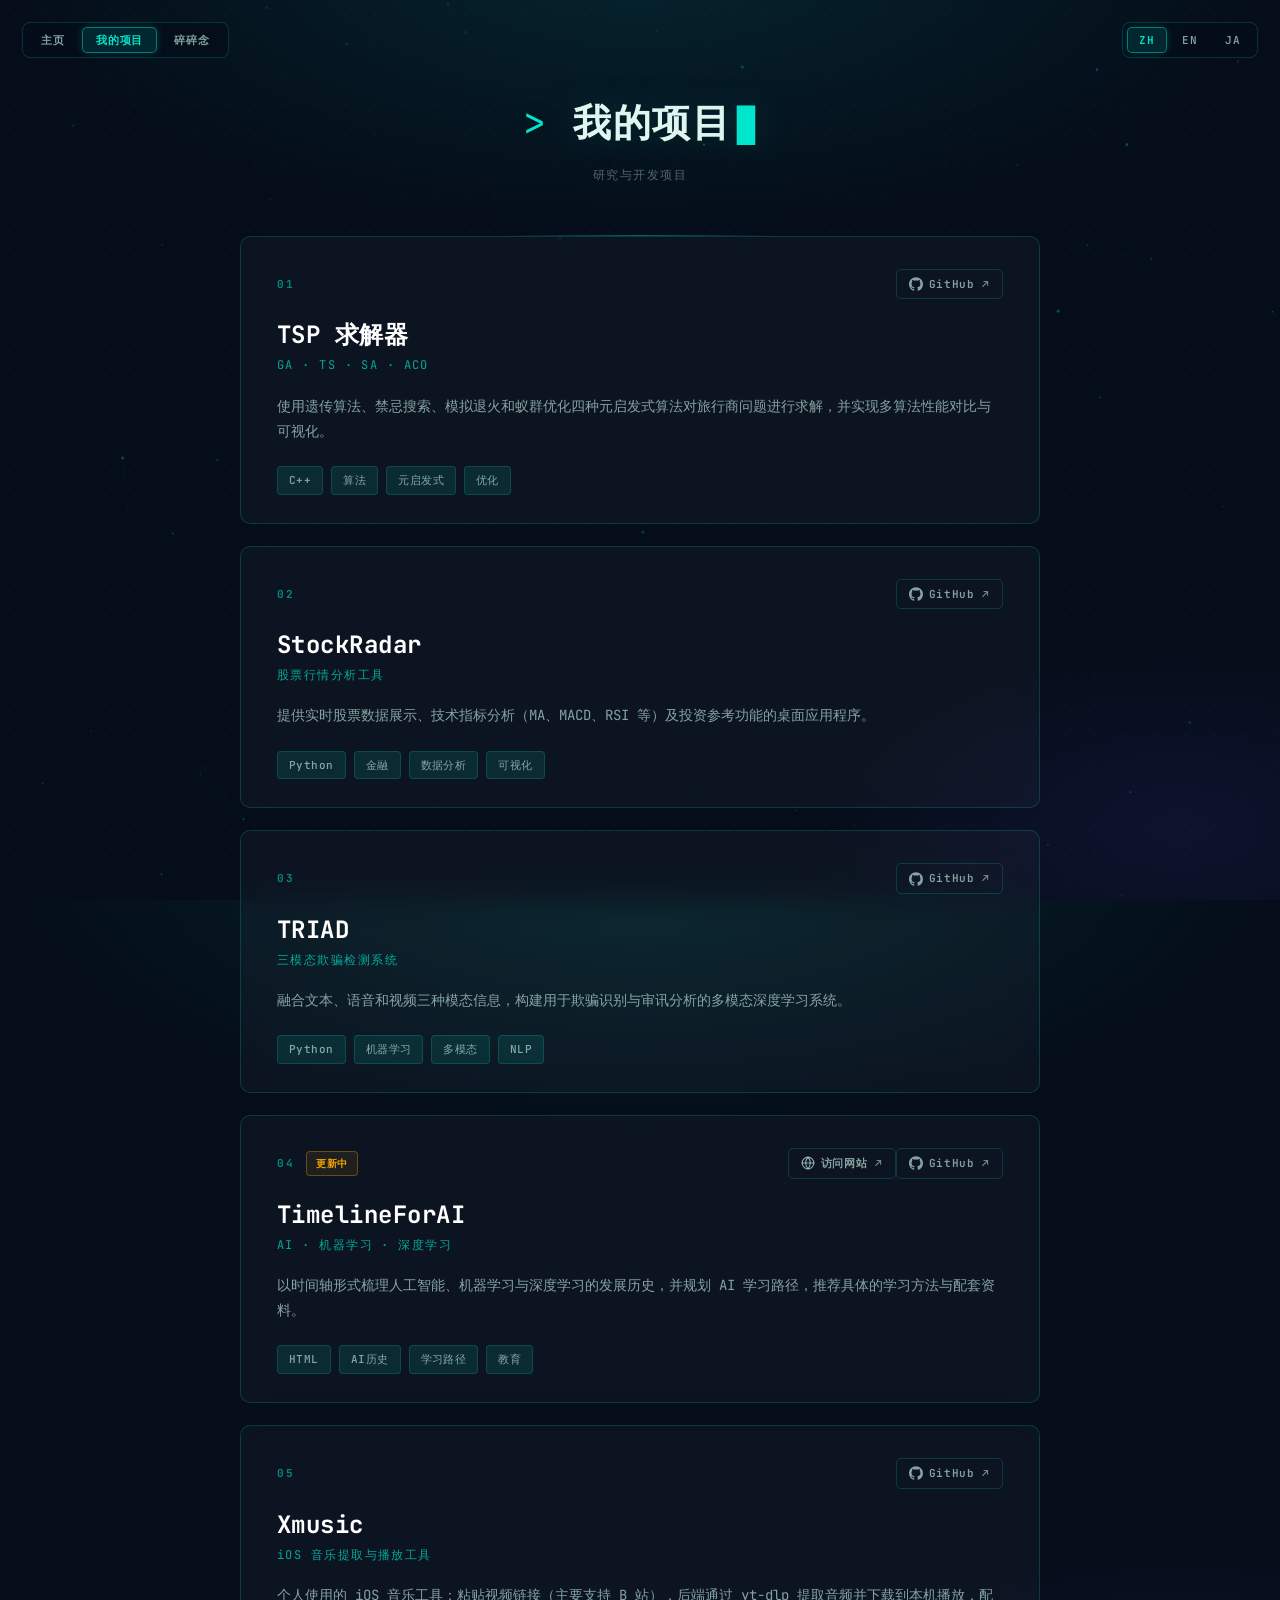
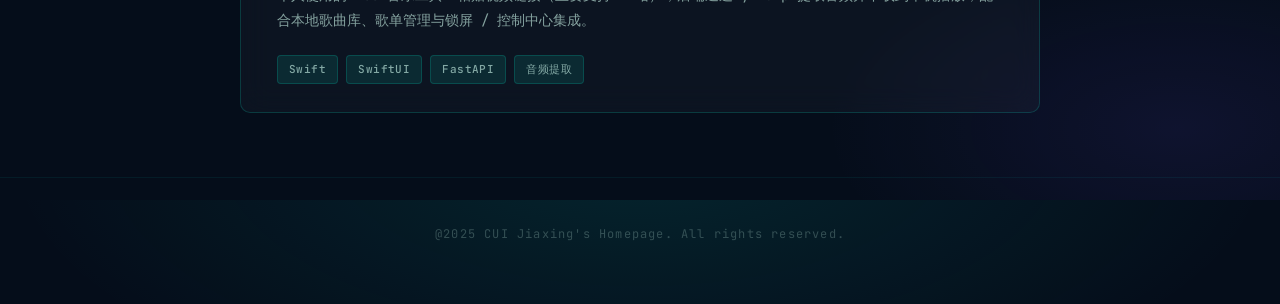
<file: projects.html>
<!DOCTYPE html>
<html lang="zh-CN">
<head>
    <meta charset="UTF-8">
    <meta name="viewport" content="width=device-width, initial-scale=1.0">
    <title>我的项目 | CUI Jiaxing</title>
    <link rel="preconnect" href="https://fonts.googleapis.com">
    <link rel="preconnect" href="https://fonts.gstatic.com" crossorigin>
    <link href="https://fonts.googleapis.com/css2?family=JetBrains+Mono:ital,wght@0,300;0,400;0,500;0,600;0,700;1,400&display=swap" rel="stylesheet">
    <link rel="stylesheet" href="styles.css">
    <link rel="stylesheet" href="projects.css">
</head>
<body>
    <nav class="site-nav" aria-label="页面导航">
        <a href="index.html" class="nav-btn" data-i18n="nav-home">主页</a>
        <a href="projects.html" class="nav-btn active" data-i18n="nav-projects">我的项目</a>
        <a href="moments.html" class="nav-btn" data-i18n="nav-moments">碎碎念</a>
    </nav>
    <div class="language-selector">
        <button data-lang="zh" class="active"></button>
        <button data-lang="en"></button>
        <button data-lang="ja"></button>
    </div>

    <header class="header-sub">
        <div class="hero-welcome" data-i18n="page-title">我的项目</div>
        <div class="hero-sub" data-i18n="page-subtitle">研究与开发项目</div>
    </header>

    <div id="projects-container" class="projects-container"></div>

    <footer>
        <div class="container">
            <p data-i18n="copyright">@2025 CUI Jiaxing's Homepage. All rights reserved.</p>
        </div>
    </footer>

    <script src="projects.js"></script>
</body>
</html>
</file>
<file: styles.css>
:root {
  --text:       #dff5f0;
  --muted:      rgba(190,230,220,0.68);
  --accent:     #00e5cc;
  --accent-dim: rgba(0,229,204,0.10);
  --border:     rgba(0,229,204,0.18);
  --border-hi:  rgba(0,229,204,0.55);
  --surface:    rgba(255,255,255,0.03);
  --bg:         #050d1a;
  --mono:       'JetBrains Mono', 'SFMono-Regular', 'Courier New', monospace;
  --r:          10px;
}

*, *::before, *::after { box-sizing: border-box; margin: 0; padding: 0; }
html, body { height: 100%; }

body {
  font-family: var(--mono);
  background:
    radial-gradient(ellipse 90% 55% at 50% -5%, rgba(0,229,204,0.11) 0%, transparent 55%),
    radial-gradient(ellipse 55% 40% at 92% 92%, rgba(110,80,255,0.09) 0%, transparent 50%),
    #050d1a;
  color: var(--text);
  font-size: 16px;
  line-height: 1.7;
  -webkit-font-smoothing: antialiased;
  -moz-osx-font-smoothing: grayscale;
}

/* dot grid above canvas */
body::before {
  content: '';
  position: fixed;
  inset: 0;
  background-image: radial-gradient(rgba(0,229,204,0.04) 1px, transparent 1px);
  background-size: 30px 30px;
  pointer-events: none;
  z-index: 1;
}

/* ── layout ── */
.container {
  position: relative;
  z-index: 2;
  width: 90%;
  max-width: 960px;
  margin: 0 auto;
  padding: 24px 20px;
}

/* ── language selector ── */
.language-selector {
  position: fixed;
  top: 22px;
  right: 22px;
  z-index: 300;
  display: flex;
  gap: 3px;
  background: rgba(5,13,26,0.72);
  border: 1px solid var(--border);
  border-radius: 8px;
  padding: 4px;
  backdrop-filter: blur(16px);
  -webkit-backdrop-filter: blur(16px);
}

.language-selector button {
  position: relative;
  width: 40px;
  height: 26px;
  border-radius: 5px;
  border: 1px solid transparent;
  background: transparent;
  background-image: none;
  background-size: 0;
  color: var(--muted);
  font-family: var(--mono);
  font-size: 11px;
  font-weight: 600;
  letter-spacing: 0.1em;
  cursor: pointer;
  display: flex;
  align-items: center;
  justify-content: center;
  transition: color 0.2s, background 0.2s, border-color 0.2s, box-shadow 0.2s;
}

.language-selector button[data-lang="zh"]::after { content: 'ZH'; }
.language-selector button[data-lang="en"]::after { content: 'EN'; }
.language-selector button[data-lang="ja"]::after { content: 'JA'; }

.language-selector button:hover {
  color: var(--text);
  background: rgba(0,229,204,0.08);
  border-color: rgba(0,229,204,0.22);
}

.language-selector button.active {
  color: var(--accent);
  background: rgba(0,229,204,0.12);
  border-color: rgba(0,229,204,0.45);
  box-shadow: 0 0 10px rgba(0,229,204,0.18);
}

/* ── site nav (top-left) ── */
.site-nav {
  position: fixed;
  top: 22px;
  left: 22px;
  z-index: 300;
  display: flex;
  gap: 3px;
  background: rgba(5,13,26,0.72);
  border: 1px solid var(--border);
  border-radius: 8px;
  padding: 4px;
  backdrop-filter: blur(16px);
  -webkit-backdrop-filter: blur(16px);
}

.nav-btn {
  display: inline-flex;
  align-items: center;
  justify-content: center;
  height: 26px;
  padding: 0 13px;
  border-radius: 5px;
  border: 1px solid transparent;
  color: var(--muted);
  font-family: var(--mono);
  font-size: 11px;
  font-weight: 600;
  letter-spacing: 0.08em;
  text-decoration: none;
  white-space: nowrap;
  transition: color 0.2s, background 0.2s, border-color 0.2s, box-shadow 0.2s;
}

.nav-btn:hover {
  color: var(--text);
  background: rgba(0,229,204,0.08);
  border-color: rgba(0,229,204,0.22);
}

.nav-btn.active {
  color: var(--accent);
  background: rgba(0,229,204,0.12);
  border-color: rgba(0,229,204,0.45);
  box-shadow: 0 0 10px rgba(0,229,204,0.18);
}

/* ── header ── */
header {
  position: relative;
  z-index: 2;
  padding: 170px 0 120px;
  text-align: center;
  overflow: hidden;
}

header::after {
  content: '';
  position: absolute;
  bottom: 0;
  left: 50%;
  transform: translateX(-50%);
  width: 280px;
  height: 1px;
  background: linear-gradient(90deg, transparent, var(--accent), transparent);
  opacity: 0.4;
}

.hero-welcome {
  font-family: var(--mono);
  font-size: clamp(16px, 3vw, 40px);
  font-weight: 600;
  color: var(--text);
  letter-spacing: 0.05em;
  display: inline-block;
  position: relative;
  text-shadow: 0 0 40px rgba(0,229,204,0.15);
}

.hero-welcome::before {
  content: '> ';
  color: var(--accent);
  font-weight: 400;
}

.hero-welcome::after {
  content: '\2588';
  color: var(--accent);
  font-size: 0.78em;
  margin-left: 5px;
  vertical-align: baseline;
  animation: cur 1.1s step-end infinite;
}

@keyframes cur {
  0%, 100% { opacity: 1; }
  50%       { opacity: 0; }
}

.visitor-counter {
  margin-top: 22px;
  display: flex;
  align-items: center;
  justify-content: center;
  gap: 10px;
}

.vc-dot {
  width: 7px;
  height: 7px;
  border-radius: 50%;
  background: var(--accent);
  box-shadow: 0 0 8px var(--accent);
  animation: vc-pulse 2.2s ease-in-out infinite;
  flex-shrink: 0;
}

@keyframes vc-pulse {
  0%, 100% { opacity: 1;   box-shadow: 0 0 8px  var(--accent); }
  50%       { opacity: 0.3; box-shadow: 0 0 2px  var(--accent); }
}

.vc-num {
  font-family: var(--mono);
  font-size: 20px;
  font-weight: 600;
  color: var(--accent);
  text-shadow: 0 0 18px rgba(0,229,204,0.45);
  letter-spacing: 0.06em;
  min-width: 3ch;
  text-align: right;
}

.vc-label {
  font-family: var(--mono);
  font-size: 11px;
  font-weight: 400;
  color: var(--muted);
  letter-spacing: 0.14em;
  text-transform: uppercase;
}

/* sub-page header: shorter padding, hero-welcome still centered */
header.header-sub {
  padding: 90px 0 50px;
}

.hero-sub {
  font-family: var(--mono);
  font-size: 12px;
  color: var(--muted);
  letter-spacing: 0.12em;
  opacity: 0.6;
  margin-top: 10px;
}

/* ── section base ── */
section {
  position: relative;
  z-index: 2;
  background: var(--surface);
  border: 1px solid var(--border);
  border-radius: var(--r);
  padding: 32px;
  margin-bottom: 20px;
  backdrop-filter: blur(14px);
  -webkit-backdrop-filter: blur(14px);
  opacity: 0;
  transform: translateY(22px);
  transition:
    opacity 0.55s ease,
    transform 0.55s ease,
    border-color 0.3s,
    box-shadow 0.3s;
}

section.visible {
  opacity: 1;
  transform: translateY(0);
}

section:hover {
  border-color: rgba(0,229,204,0.38);
  box-shadow:
    0 4px 32px rgba(0,229,204,0.07),
    inset 0 1px 0 rgba(0,229,204,0.06);
}

.intro { margin-top: 28px; }

/* ── section headings ── */
.skills h2,
.projects h2,
.contact h2,
.recent-moments h2 {
  font-size: 11px;
  font-weight: 600;
  letter-spacing: 0.24em;
  text-transform: uppercase;
  color: var(--accent);
  margin-bottom: 24px;
  display: flex;
  align-items: center;
  gap: 12px;
}

.skills h2::before,
.projects h2::before,
.contact h2::before,
.recent-moments h2::before {
  content: '//';
  font-weight: 400;
  letter-spacing: 0;
  opacity: 0.5;
}

.skills h2::after,
.projects h2::after,
.contact h2::after,
.recent-moments h2::after {
  content: '';
  flex: 1;
  height: 1px;
  background: linear-gradient(90deg, var(--border), transparent);
}

/* ── intro ── */
.intro .container {
  display: flex;
  align-items: center;
  gap: 44px;
  flex-wrap: wrap;
  justify-content: flex-start;
}

/* rotating ring wrapper */
.hero-photo {
  position: relative;
  flex: 0 0 auto;
  width: 176px;
  height: 176px;
}

.hero-photo::before {
  content: '';
  position: absolute;
  inset: -4px;
  border-radius: 50%;
  background: conic-gradient(
    from 0deg,
    var(--accent)   0%,
    rgba(110,80,255,0.85) 45%,
    rgba(5,13,26,0.2)     55%,
    var(--accent)   100%
  );
  animation: ring-spin 4s linear infinite;
  z-index: 0;
  box-shadow: 0 0 22px rgba(0,229,204,0.3);
}

@keyframes ring-spin {
  to { transform: rotate(360deg); }
}

.hero-photo img {
  position: relative;
  z-index: 1;
  display: block;
  width: 176px;
  height: 176px;
  border-radius: 50%;
  object-fit: cover;
  object-position: center 18%;
  background: #fff;
  border: 3px solid var(--bg);
  box-shadow: 0 20px 50px rgba(0,0,0,0.6);
}

.hero-info {
  flex: 1 1 220px;
  display: flex;
  flex-direction: column;
  gap: 10px;
}

.hero-line { display: block; }

.hero-name {
  font-size: 30px;
  font-weight: 700;
  letter-spacing: 0.04em;
  background: linear-gradient(90deg, #ffffff 30%, var(--accent));
  -webkit-background-clip: text;
  -webkit-text-fill-color: transparent;
  background-clip: text;
}

.hero-age {
  font-size: 13px;
  color: var(--muted);
}

.hero-school {
  font-size: 13px;
  color: var(--accent);
}

/* ── contact / about ── */
.contact { display: block; }

.contact-entries {
  display: flex;
  flex-direction: column;
  gap: 12px;
  margin-bottom: 18px;
}

.contact-entry {
  display: flex;
  align-items: center;
  gap: 18px;
  padding: 14px 18px;
  background: rgba(0,229,204,0.04);
  border: 1px solid rgba(0,229,204,0.10);
  border-radius: 8px;
  transition: border-color 0.2s, background 0.2s;
}

.contact-entry:hover {
  border-color: rgba(0,229,204,0.30);
  background: rgba(0,229,204,0.08);
}

.contact-photo {
  width: 64px;
  height: 64px;
  border-radius: 8px;
  object-fit: cover;
  flex-shrink: 0;
  box-shadow: 0 4px 16px rgba(0,0,0,0.4);
}

.contact-text {
  color: var(--muted);
  font-size: 14px;
  line-height: 1.65;
}

.contact-hobbies,
.contact-personality {
  color: var(--muted);
  font-size: 14px;
  line-height: 1.7;
  text-align: left;
  margin: 10px 0 0;
  padding: 11px 16px;
  border-left: 2px solid var(--accent);
  background: rgba(0,229,204,0.03);
  border-radius: 0 6px 6px 0;
}

.contact-github {
  display: flex;
  align-items: center;
  gap: 8px;
  margin: 10px 0 0;
  padding: 11px 16px;
  border-left: 2px solid var(--accent);
  background: rgba(0,229,204,0.03);
  border-radius: 0 6px 6px 0;
}

.contact-github .github-icon {
  width: 16px;
  height: 16px;
  color: var(--accent);
  flex-shrink: 0;
}

.contact-github a {
  color: var(--accent);
  font-size: 14px;
  text-decoration: none;
  transition: opacity 0.2s;
}

.contact-github a:hover {
  opacity: 0.75;
}

/* ── skills ── */
.skills ul {
  display: flex;
  flex-wrap: wrap;
  gap: 10px;
  list-style: none;
  justify-content: center;
}

.skills li {
  font-size: 13px;
  font-weight: 500;
  color: var(--muted);
  padding: 6px 16px;
  border: 1px solid var(--border);
  border-radius: 4px;
  background: var(--accent-dim);
  letter-spacing: 0.04em;
  cursor: default;
  transition:
    color 0.2s,
    border-color 0.2s,
    background 0.2s,
    transform 0.15s,
    box-shadow 0.2s;
}

.skills li:hover {
  color: var(--accent);
  border-color: var(--border-hi);
  background: rgba(0,229,204,0.12);
  transform: translateY(-2px);
  box-shadow: 0 4px 14px rgba(0,229,204,0.16);
}

/* ── projects ── */
.project-list {
  display: flex;
  flex-wrap: wrap;
  gap: 14px;
  justify-content: center;
}

.projects .project-link {
  position: relative;
  display: inline-flex;
  align-items: center;
  color: var(--muted);
  text-decoration: none;
  border: 1px solid var(--border);
  border-radius: var(--r);
  padding: 16px 24px;
  font-size: 14px;
  font-weight: 500;
  background: var(--surface);
  overflow: hidden;
  transition:
    color 0.2s,
    border-color 0.2s,
    background 0.2s,
    transform 0.2s,
    box-shadow 0.2s;
}

.projects .project-link::before {
  content: '';
  position: absolute;
  top: 0; left: 0; right: 0;
  height: 2px;
  background: linear-gradient(90deg, var(--accent), rgba(110,80,255,0.8), transparent);
  opacity: 0;
  transition: opacity 0.25s;
}

.projects .project-link::after {
  content: ' \2197';
  color: var(--accent);
  opacity: 0;
  transform: translate(-6px, 4px);
  transition: opacity 0.2s, transform 0.2s;
}

.projects .project-link:hover,
.projects .project-link:focus {
  color: var(--text);
  border-color: var(--border-hi);
  background: rgba(0,229,204,0.06);
  transform: translateY(-3px);
  box-shadow: 0 8px 28px rgba(0,229,204,0.14);
}

.projects .project-link:hover::before { opacity: 1; }
.projects .project-link:hover::after  { opacity: 1; transform: translate(0, 0); }
.projects .project-link:visited       { color: var(--muted); }

/* ── footer ── */
footer {
  position: relative;
  z-index: 2;
  padding: 22px 0 36px;
  text-align: center;
  color: rgba(190,230,220,0.25);
  font-size: 12px;
  letter-spacing: 0.1em;
  border-top: 1px solid rgba(0,229,204,0.07);
  margin-top: 4px;
}

/* ── responsive ── */
@media (max-width: 640px) {
  .site-nav { top: 12px; left: 12px; }
  .nav-btn { padding: 0 9px; font-size: 10px; }
  header.header-sub { padding: 65px 0 30px; }
  header.header-sub .hero-welcome { display: inline-block; font-size: clamp(20px, 5vw, 36px); }
  .container { width: 95%; padding: 16px 12px; }
  section { padding: 20px 16px; }
  .hero-welcome { display: none; }
  .intro .container {
    flex-direction: column;
    align-items: center;
    gap: 24px;
  }
  .hero-photo,
  .hero-photo img { width: 140px; height: 140px; }
  .hero-info { text-align: center; align-items: center; }
  .hero-name { font-size: 22px; }
}

/* ── recent moments section ── */
.recent-post-list {
  display: flex;
  flex-direction: column;
  gap: 12px;
  margin-bottom: 20px;
}

.recent-post-card {
  padding: 16px 20px;
  background: rgba(0,229,204,0.03);
  border: 1px solid var(--border);
  border-radius: 8px;
  transition: border-color 0.2s, background 0.2s;
}

.recent-post-card:hover {
  border-color: rgba(0,229,204,0.30);
  background: rgba(0,229,204,0.05);
}

.recent-post-date {
  font-size: 11px;
  letter-spacing: 0.18em;
  color: var(--accent);
  opacity: 0.8;
  margin-bottom: 8px;
}

.recent-post-text {
  font-size: 14px;
  color: var(--muted);
  line-height: 1.7;
  display: -webkit-box;
  -webkit-line-clamp: 2;
  -webkit-box-orient: vertical;
  overflow: hidden;
}

.recent-more {
  display: inline-block;
  font-size: 12px;
  color: var(--accent);
  text-decoration: none;
  letter-spacing: 0.1em;
  opacity: 0.75;
  transition: opacity 0.2s;
}

.recent-more:hover { opacity: 1; }

pre, code {
  background: rgba(0,229,204,0.06);
  padding: 4px 8px;
  border-radius: 4px;
  color: var(--accent);
  font-family: var(--mono);
  font-size: 13px;
}
</file>
<file: projects.css>
/* ── projects page layout ── */
.projects-container {
  position: relative;
  z-index: 2;
  width: 90%;
  max-width: 800px;
  margin: 0 auto;
  padding-bottom: 60px;
  display: flex;
  flex-direction: column;
  gap: 22px;
}

/* ── project card ── */
.project-card {
  position: relative;
  background: var(--surface);
  border: 1px solid var(--border);
  border-radius: var(--r);
  padding: 32px 36px 28px;
  backdrop-filter: blur(14px);
  -webkit-backdrop-filter: blur(14px);
  overflow: hidden;
  transition: border-color 0.3s, box-shadow 0.3s, transform 0.25s;
}

/* accent top-bar revealed on hover */
.project-card::before {
  content: '';
  position: absolute;
  top: 0; left: 0; right: 0;
  height: 2px;
  background: linear-gradient(90deg, var(--accent), rgba(110,80,255,0.85), transparent);
  opacity: 0;
  transition: opacity 0.3s;
}

.project-card:hover {
  border-color: rgba(0,229,204,0.42);
  box-shadow:
    0 8px 40px rgba(0,229,204,0.10),
    inset 0 1px 0 rgba(0,229,204,0.06);
  transform: translateY(-3px);
}

.project-card:hover::before { opacity: 1; }

/* ── card header row ── */
.card-header {
  display: flex;
  justify-content: space-between;
  align-items: center;
  margin-bottom: 22px;
}

.card-num {
  font-size: 11px;
  font-weight: 700;
  color: var(--accent);
  letter-spacing: 0.22em;
  opacity: 0.55;
}

.card-gh-btn {
  display: inline-flex;
  align-items: center;
  gap: 6px;
  color: var(--muted);
  font-family: var(--mono);
  font-size: 11px;
  font-weight: 600;
  letter-spacing: 0.06em;
  text-decoration: none;
  border: 1px solid var(--border);
  border-radius: 5px;
  padding: 5px 12px;
  transition: color 0.2s, border-color 0.2s, background 0.2s, box-shadow 0.2s;
}

.card-gh-btn:hover {
  color: var(--accent);
  border-color: var(--border-hi);
  background: rgba(0,229,204,0.07);
  box-shadow: 0 0 10px rgba(0,229,204,0.12);
}

/* ── card body ── */
.card-title {
  font-size: 24px;
  font-weight: 700;
  letter-spacing: 0.02em;
  background: linear-gradient(90deg, #ffffff 35%, var(--accent));
  -webkit-background-clip: text;
  -webkit-text-fill-color: transparent;
  background-clip: text;
  margin-bottom: 5px;
  line-height: 1.2;
}

.card-subtitle {
  font-size: 12px;
  color: var(--accent);
  letter-spacing: 0.12em;
  opacity: 0.7;
  margin-bottom: 18px;
}

.card-desc {
  font-size: 14px;
  color: var(--muted);
  line-height: 1.8;
  margin-bottom: 22px;
}

/* ── tags ── */
.card-tags {
  display: flex;
  flex-wrap: wrap;
  gap: 8px;
}

.card-tag {
  font-size: 11px;
  font-weight: 500;
  color: var(--muted);
  padding: 4px 11px;
  border: 1px solid var(--border);
  border-radius: 4px;
  background: var(--accent-dim);
  letter-spacing: 0.04em;
  transition: color 0.2s, border-color 0.2s;
}

.project-card:hover .card-tag {
  border-color: rgba(0,229,204,0.22);
}

/* ── wip badge ── */
.card-wip {
  font-size: 10px;
  font-weight: 600;
  color: #f0a500;
  border: 1px solid rgba(240,165,0,0.35);
  border-radius: 4px;
  padding: 3px 9px;
  letter-spacing: 0.08em;
  background: rgba(240,165,0,0.08);
  margin-right: auto;
  margin-left: 10px;
}

/* ── responsive ── */
@media (max-width: 640px) {
  .projects-container { width: 95%; }
  .project-card { padding: 22px 18px 20px; }
  .card-title { font-size: 20px; }
}
</file>
